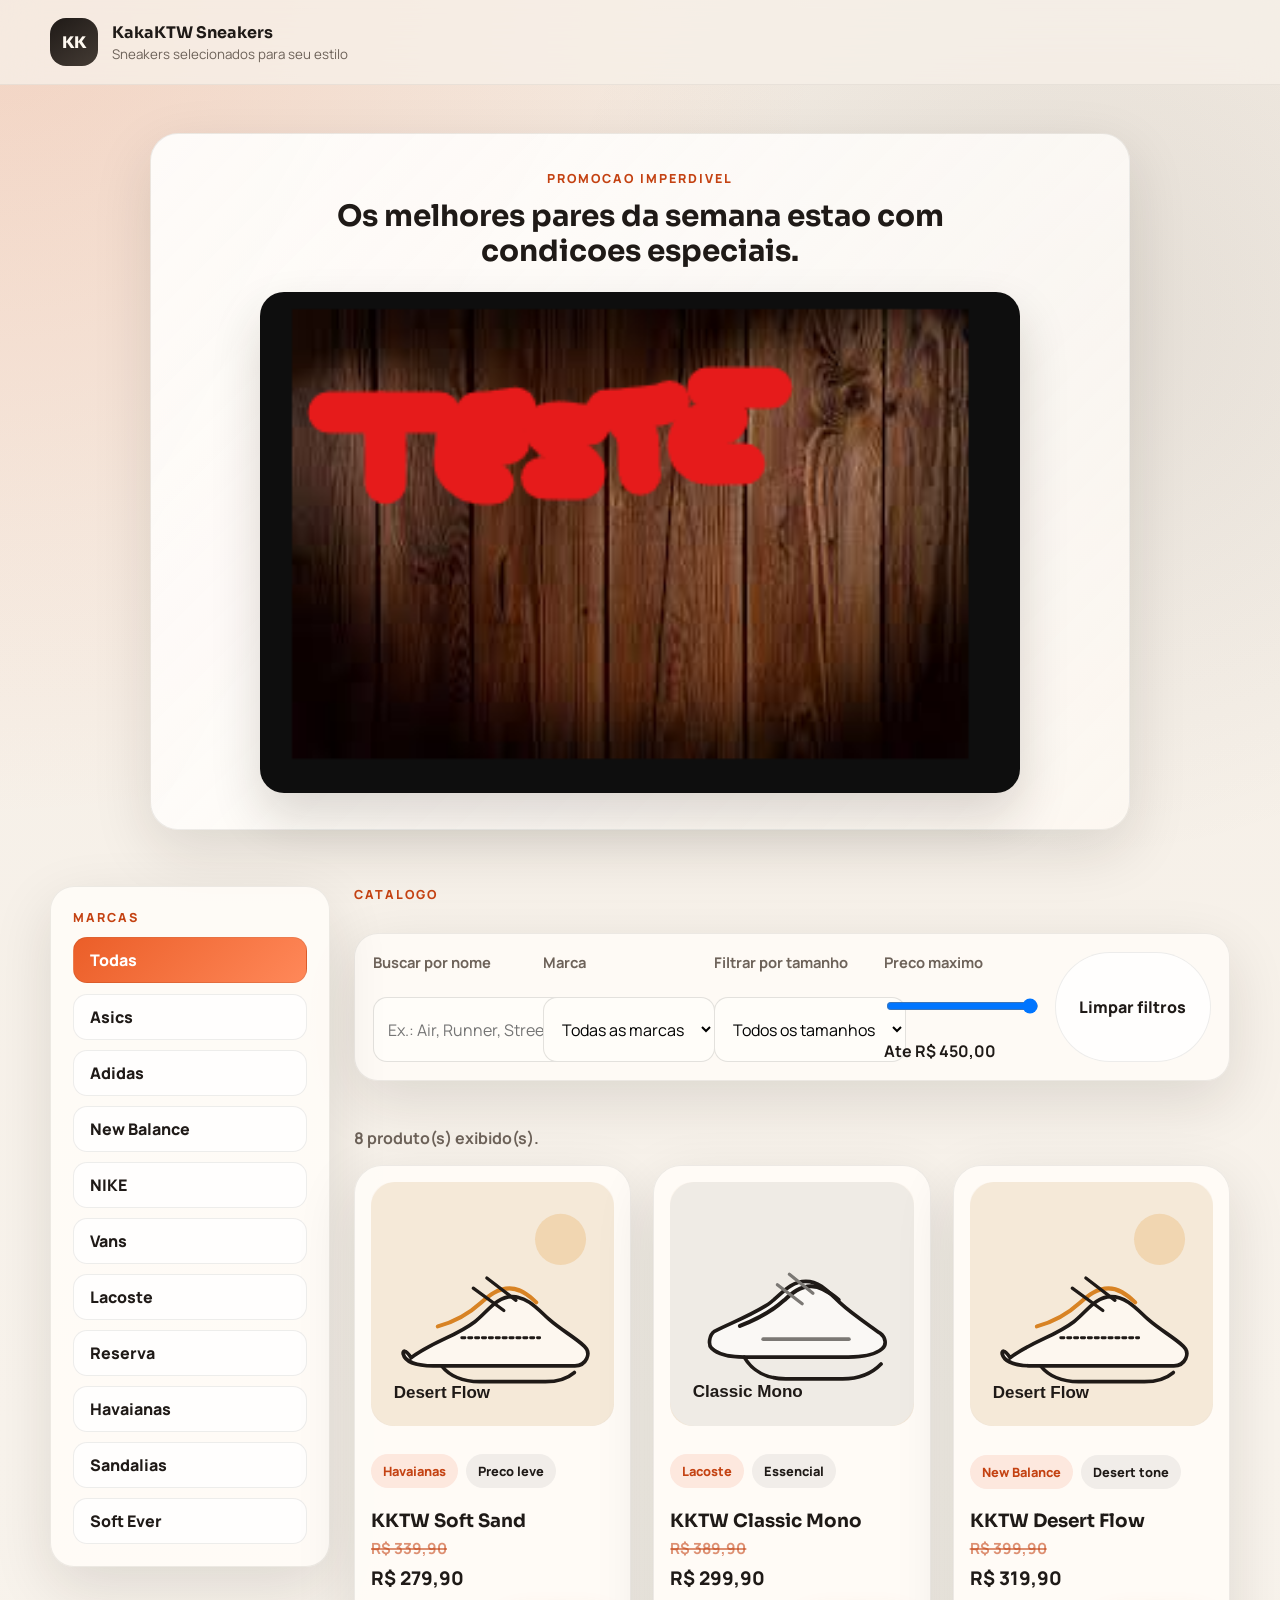
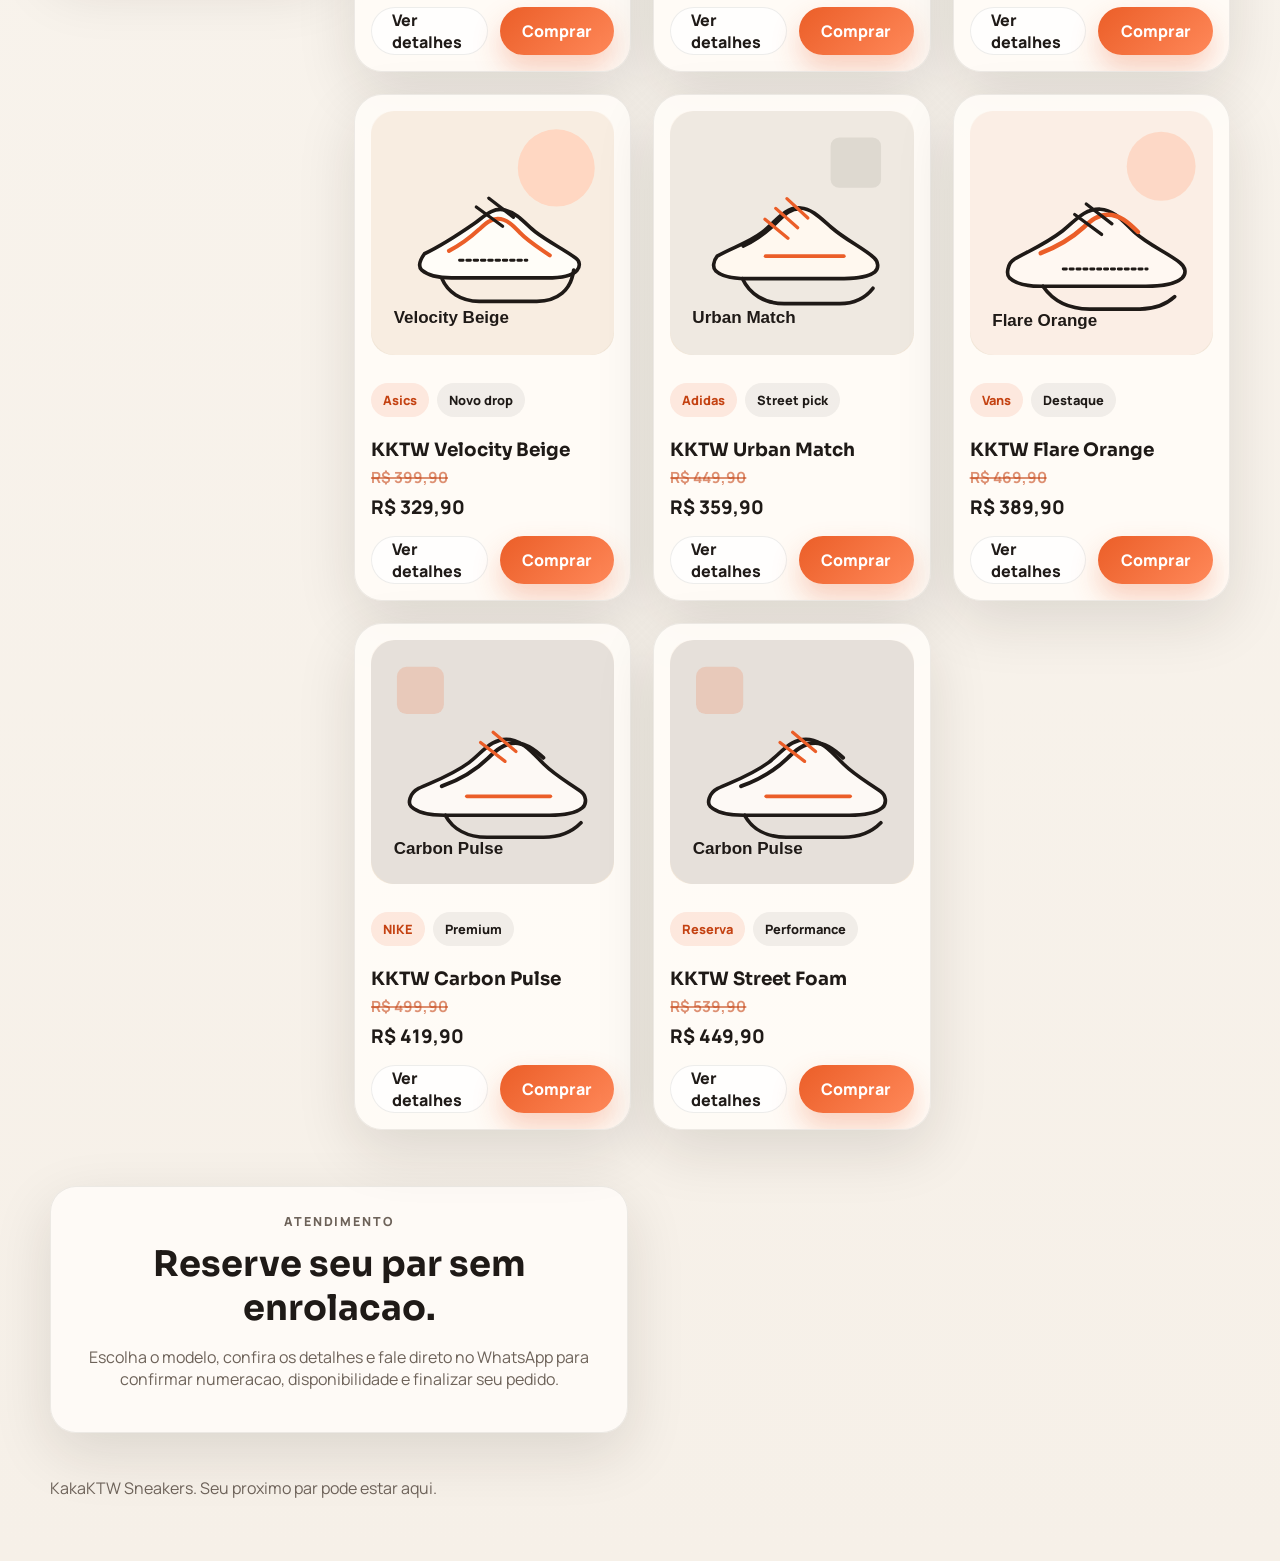
<file: index.html>
<!DOCTYPE html>
<html lang="pt-BR">
  <head>
    <meta charset="UTF-8" />
    <meta name="viewport" content="width=device-width, initial-scale=1.0" />
    <title>KakaKTW Sneakers</title>
    <meta
      name="description"
      content="Loja de tenis com modelos em destaque e atendimento direto pelo WhatsApp."
    />
    <link rel="preconnect" href="https://fonts.googleapis.com" />
    <link rel="preconnect" href="https://fonts.gstatic.com" crossorigin />
    <link
      href="https://fonts.googleapis.com/css2?family=Manrope:wght@400;500;700;800&family=Sora:wght@500;600;700;800&display=swap"
      rel="stylesheet"
    />
    <link rel="stylesheet" href="style.css" />
  </head>
  <body data-whatsapp-number="5511999999999">
    <div class="page-shell">
      <header class="site-header">
        <div class="container nav-bar">
          <a class="brand" href="#top" aria-label="Ir para o topo">
            <span class="brand-mark">KK</span>
            <span class="brand-text">
              <strong>KakaKTW Sneakers</strong>
              <small>Sneakers selecionados para seu estilo</small>
            </span>
          </a>
        </div>
      </header>

      <main id="top">
        <section class="hero-section">
          <div class="container hero-grid">
            <div class="hero-copy">
              <p class="eyebrow">Promocao imperdivel</p>
              <p class="hero-promo">Os melhores pares da semana estao com condicoes especiais.</p>
              <div class="hero-media">
                <img
                  src="imagem_capa/image.png"
                  alt="Banner promocional da KakaKTW Sneakers"
                  class="hero-image"
                />
              </div>
            </div>
          </div>
        </section>

        <section class="catalog-shell-section" id="catalogo">
          <div class="container shop-layout">
            <aside class="brand-sidebar" aria-label="Marcas disponiveis">
              <div class="brand-sidebar-card">
                <p class="eyebrow">Marcas</p>
                <div class="brand-list">
                  <button type="button" class="brand-chip is-active" data-brand="">Todas</button>
                  <button type="button" class="brand-chip" data-brand="Asics">Asics</button>
                  <button type="button" class="brand-chip" data-brand="Adidas">Adidas</button>
                  <button type="button" class="brand-chip" data-brand="New Balance">New Balance</button>
                  <button type="button" class="brand-chip" data-brand="NIKE">NIKE</button>
                  <button type="button" class="brand-chip" data-brand="Vans">Vans</button>
                  <button type="button" class="brand-chip" data-brand="Lacoste">Lacoste</button>
                  <button type="button" class="brand-chip" data-brand="Reserva">Reserva</button>
                  <button type="button" class="brand-chip" data-brand="Havaianas">Havaianas</button>
                  <button type="button" class="brand-chip" data-brand="Sandalias">Sandalias</button>
                  <button type="button" class="brand-chip" data-brand="Soft Ever">Soft Ever</button>
                </div>
              </div>
            </aside>

            <div class="catalog-main">
              <div class="filters-wrap">
                <div class="section-heading">
                  <p class="eyebrow">Catalogo</p>
                </div>

                <form class="filters-panel" id="filters-form">
                  <label class="field-group">
                    <span>Buscar por nome</span>
                    <input
                      type="search"
                      id="search-input"
                      placeholder="Ex.: Air, Runner, Street"
                    />
                  </label>

                  <label class="field-group">
                    <span>Marca</span>
                    <select id="brand-filter">
                      <option value="">Todas as marcas</option>
                      <option value="Asics">Asics</option>
                      <option value="Adidas">Adidas</option>
                      <option value="New Balance">New Balance</option>
                      <option value="NIKE">NIKE</option>
                      <option value="Vans">Vans</option>
                      <option value="Lacoste">Lacoste</option>
                      <option value="Reserva">Reserva</option>
                      <option value="Havaianas">Havaianas</option>
                      <option value="Sandalias">Sandalias</option>
                      <option value="Soft Ever">Soft Ever</option>
                    </select>
                  </label>

                  <label class="field-group">
                    <span>Filtrar por tamanho</span>
                    <select id="size-filter">
                      <option value="">Todos os tamanhos</option>
                    </select>
                  </label>

                  <label class="field-group range-group">
                    <span>Preco maximo</span>
                    <input type="range" id="price-filter" min="0" max="1000" step="10" />
                    <strong id="price-value">Ate R$ 1.000</strong>
                  </label>

                  <button type="reset" class="ghost-button" id="reset-filters">
                    Limpar filtros
                  </button>
                </form>
              </div>

              <section class="catalog-section">
                <div id="feedback-message" class="feedback-message" aria-live="polite">
                  Carregando catalogo...
                </div>
                <div class="product-grid" id="product-grid"></div>
              </section>
            </div>
          </div>
        </section>

          <div class="container info-grid">
            <article class="info-card">
              <p class="eyebrow">Atendimento</p>
              <h3>Reserve seu par sem enrolacao.</h3>
              <p>
                Escolha o modelo, confira os detalhes e fale direto no WhatsApp para
                confirmar numeracao, disponibilidade e finalizar seu pedido.
              </p>
            </article>
          </div>
        
      </main>

      <footer class="site-footer">
        <div class="container footer-content">
          <p>KakaKTW Sneakers. Seu proximo par pode estar aqui.</p>
        </div>
      </footer>
    </div>

    <script src="script.js" defer></script>
  </body>
</html>
</file>
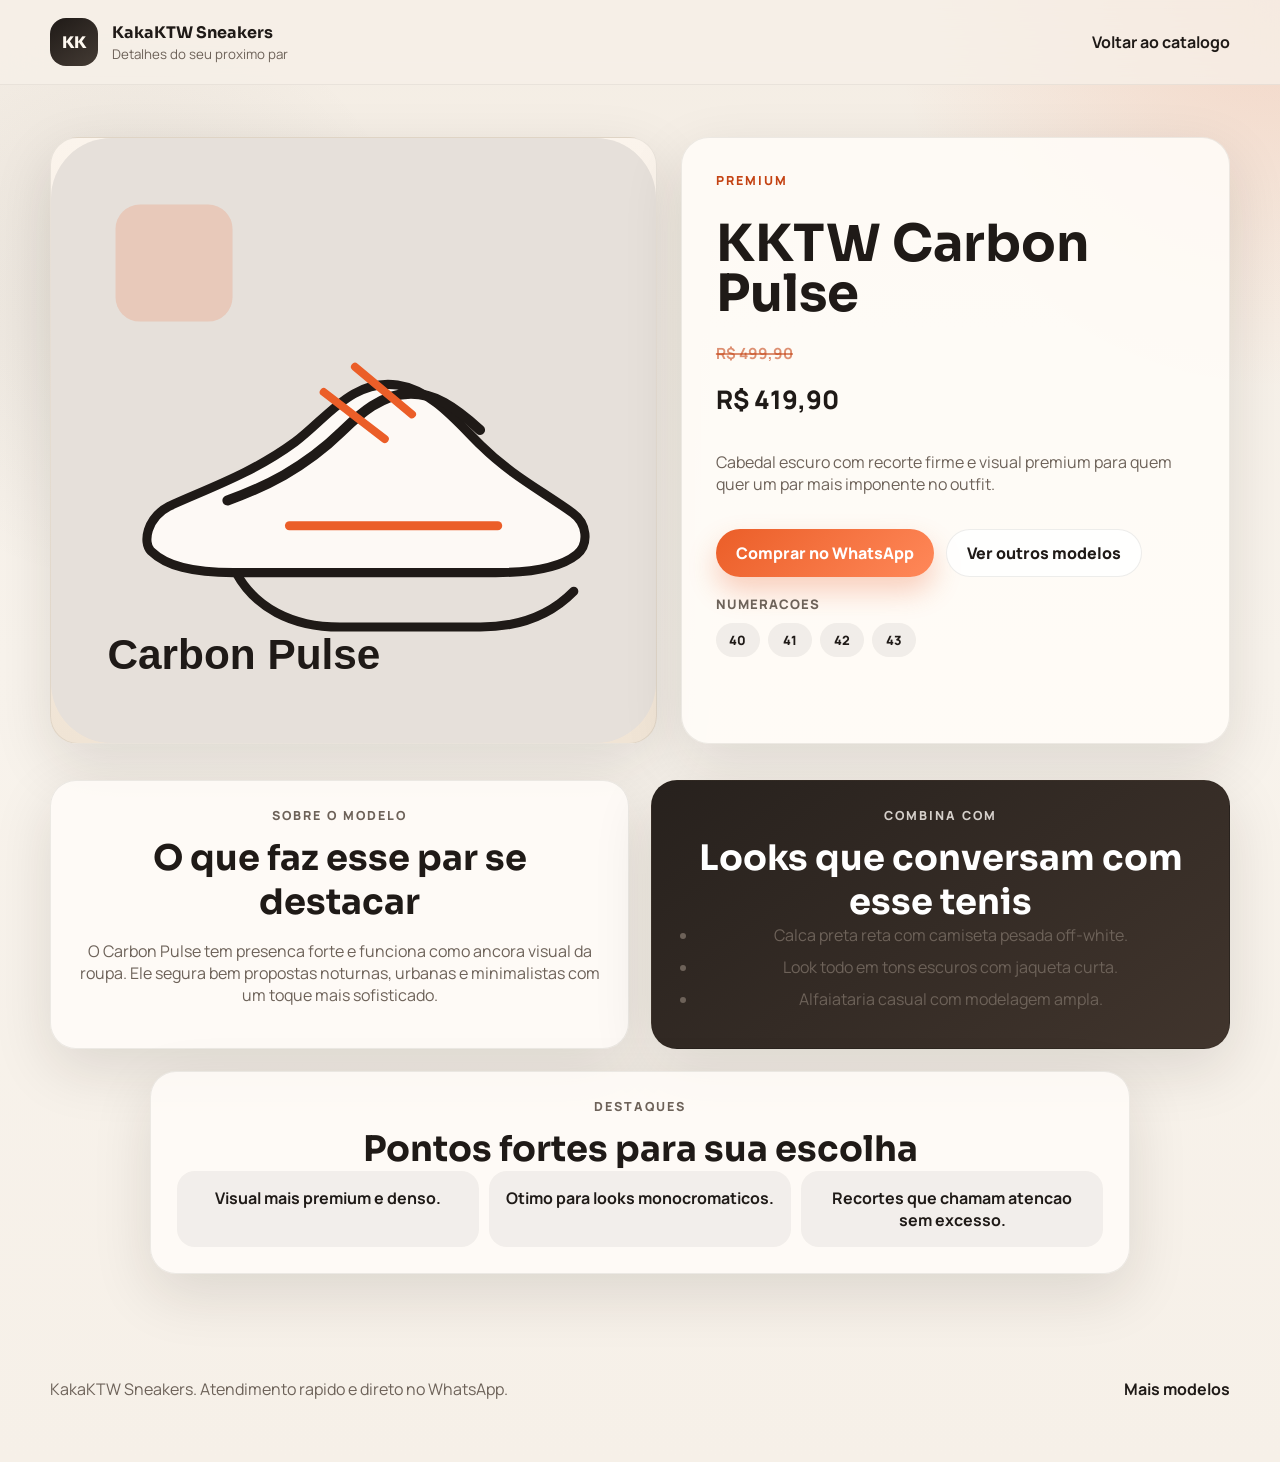
<file: products/kktw-carbon-pulse.html>
<!DOCTYPE html>
<html lang="pt-BR">
  <head>
    <meta charset="UTF-8" />
    <meta http-equiv="refresh" content="0; url=../product.html?id=kktw-runner-04" />
    <script>
      window.location.replace("../product.html?id=kktw-runner-04");
    </script>
    <title>KKTW Carbon Pulse</title>
  </head>
  <body data-product-id="kktw-runner-04"></body>
</html>
</file>
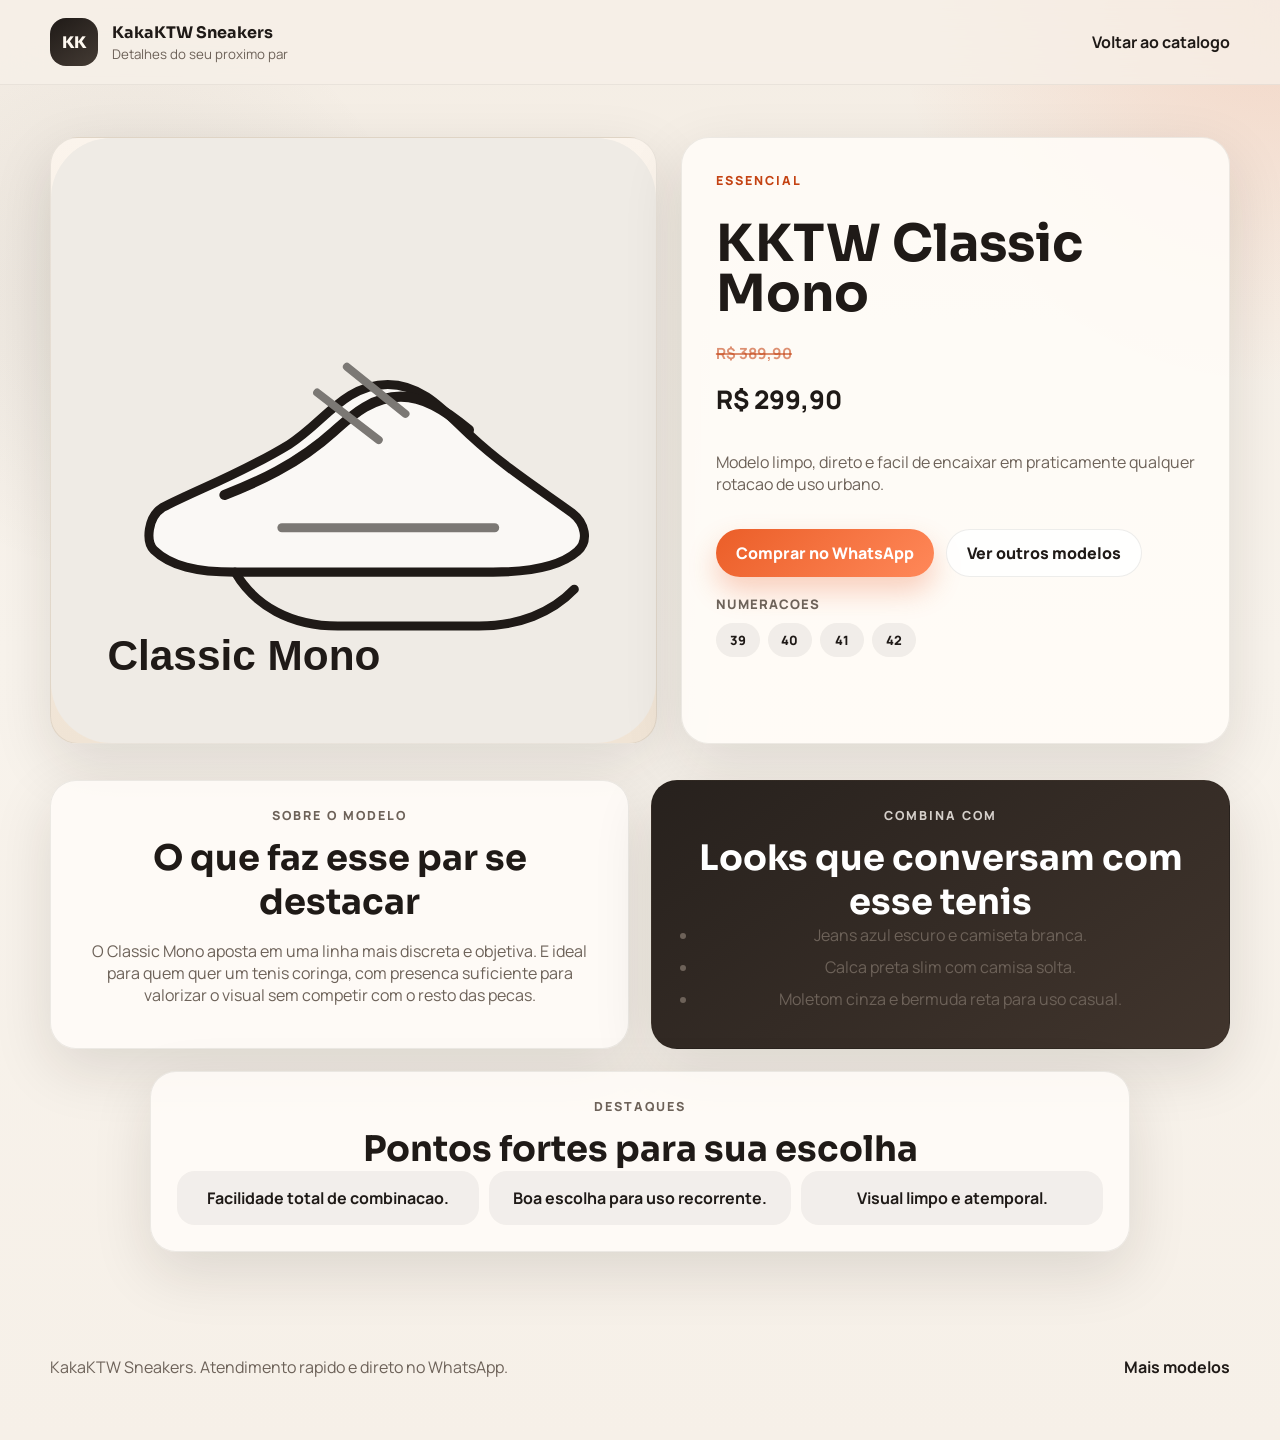
<file: products/kktw-classic-mono.html>
<!DOCTYPE html>
<html lang="pt-BR">
  <head>
    <meta charset="UTF-8" />
    <meta http-equiv="refresh" content="0; url=../product.html?id=kktw-runner-06" />
    <script>
      window.location.replace("../product.html?id=kktw-runner-06");
    </script>
    <title>KKTW Classic Mono</title>
  </head>
  <body data-product-id="kktw-runner-06"></body>
</html>
</file>
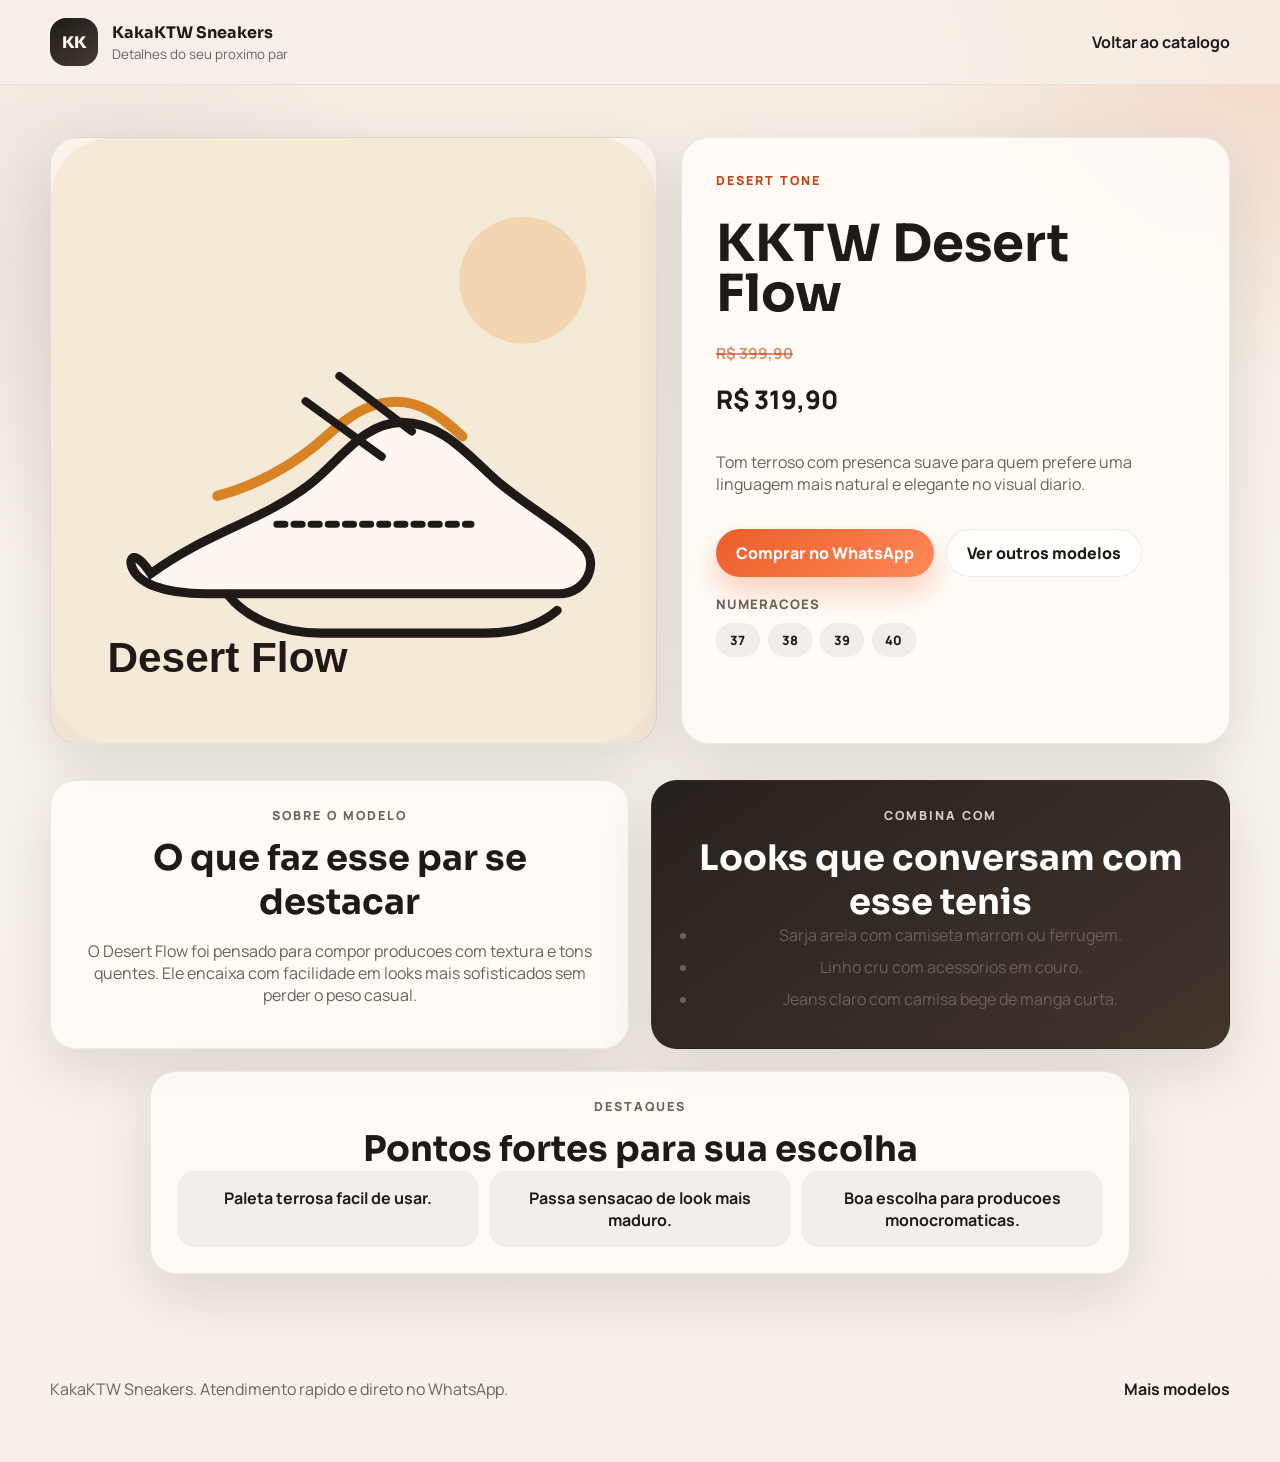
<file: products/kktw-desert-flow.html>
<!DOCTYPE html>
<html lang="pt-BR">
  <head>
    <meta charset="UTF-8" />
    <meta http-equiv="refresh" content="0; url=../product.html?id=kktw-runner-03" />
    <script>
      window.location.replace("../product.html?id=kktw-runner-03");
    </script>
    <title>KKTW Desert Flow</title>
  </head>
  <body data-product-id="kktw-runner-03"></body>
</html>
</file>
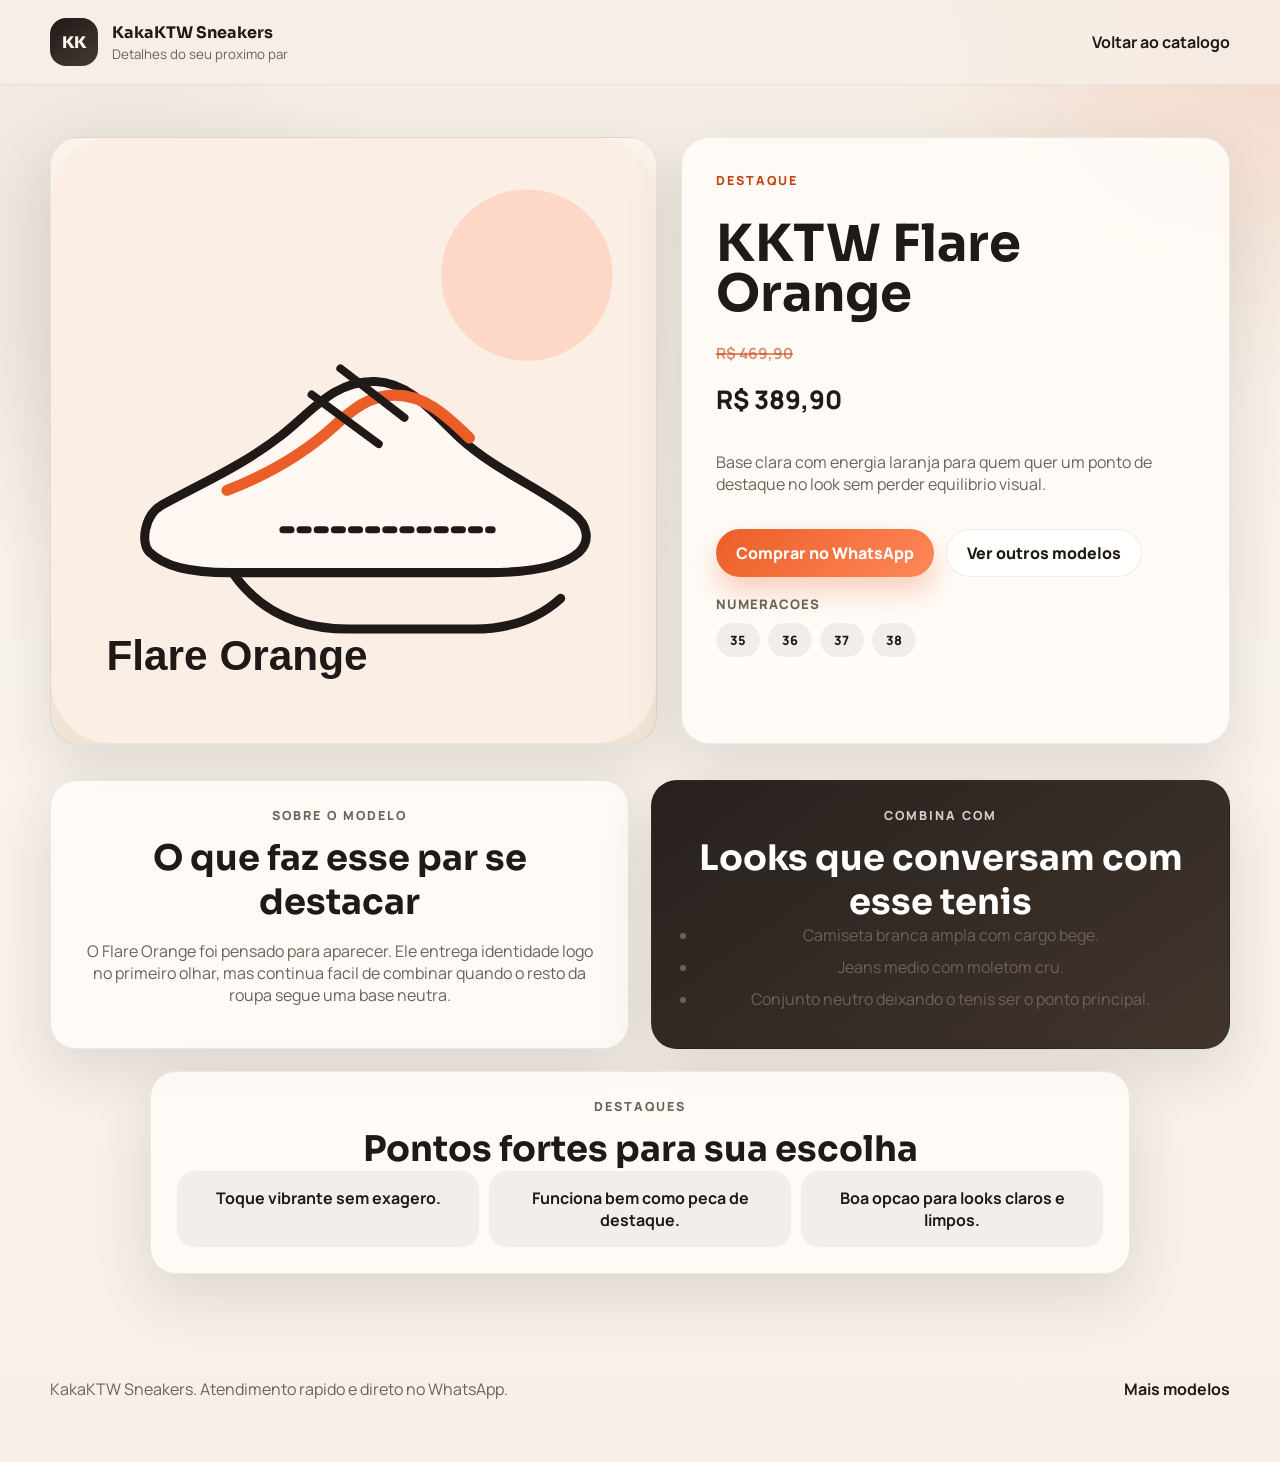
<file: products/kktw-flare-orange.html>
<!DOCTYPE html>
<html lang="pt-BR">
  <head>
    <meta charset="UTF-8" />
    <meta http-equiv="refresh" content="0; url=../product.html?id=kktw-runner-05" />
    <script>
      window.location.replace("../product.html?id=kktw-runner-05");
    </script>
    <title>KKTW Flare Orange</title>
  </head>
  <body data-product-id="kktw-runner-05"></body>
</html>
</file>
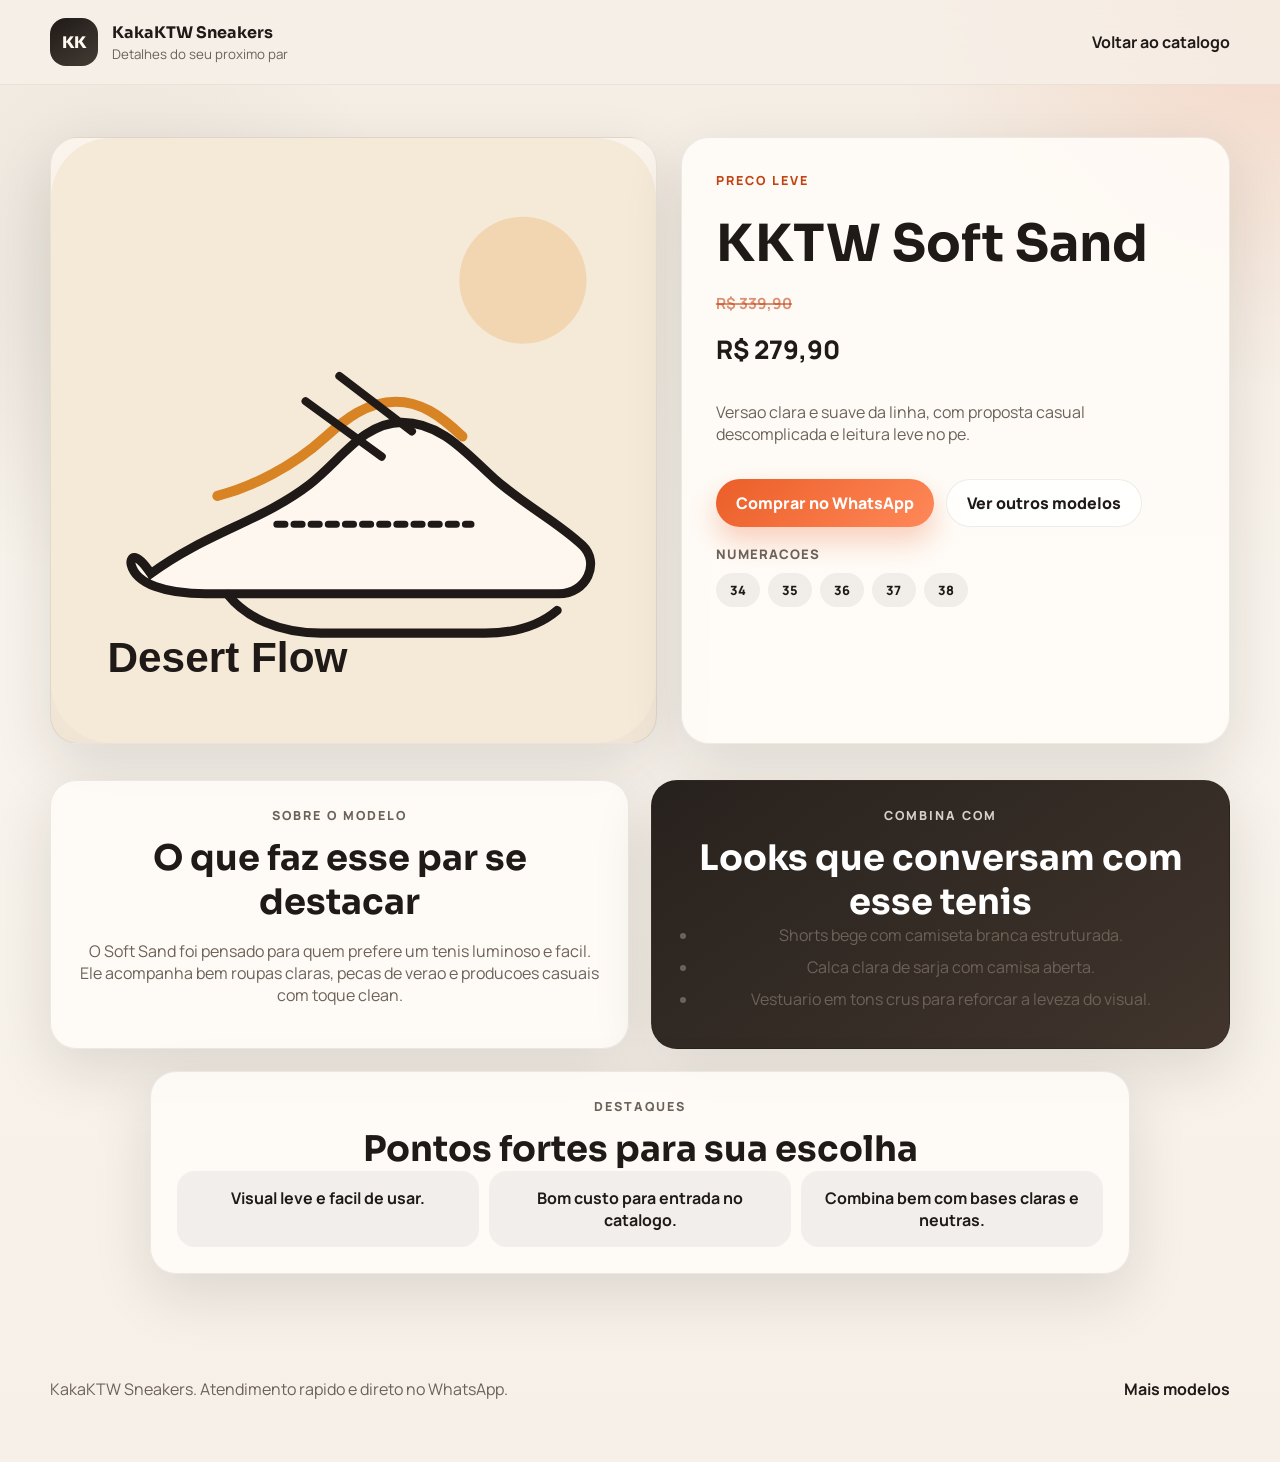
<file: products/kktw-soft-sand.html>
<!DOCTYPE html>
<html lang="pt-BR">
  <head>
    <meta charset="UTF-8" />
    <meta http-equiv="refresh" content="0; url=../product.html?id=kktw-runner-08" />
    <script>
      window.location.replace("../product.html?id=kktw-runner-08");
    </script>
    <title>KKTW Soft Sand</title>
  </head>
  <body data-product-id="kktw-runner-08"></body>
</html>
</file>
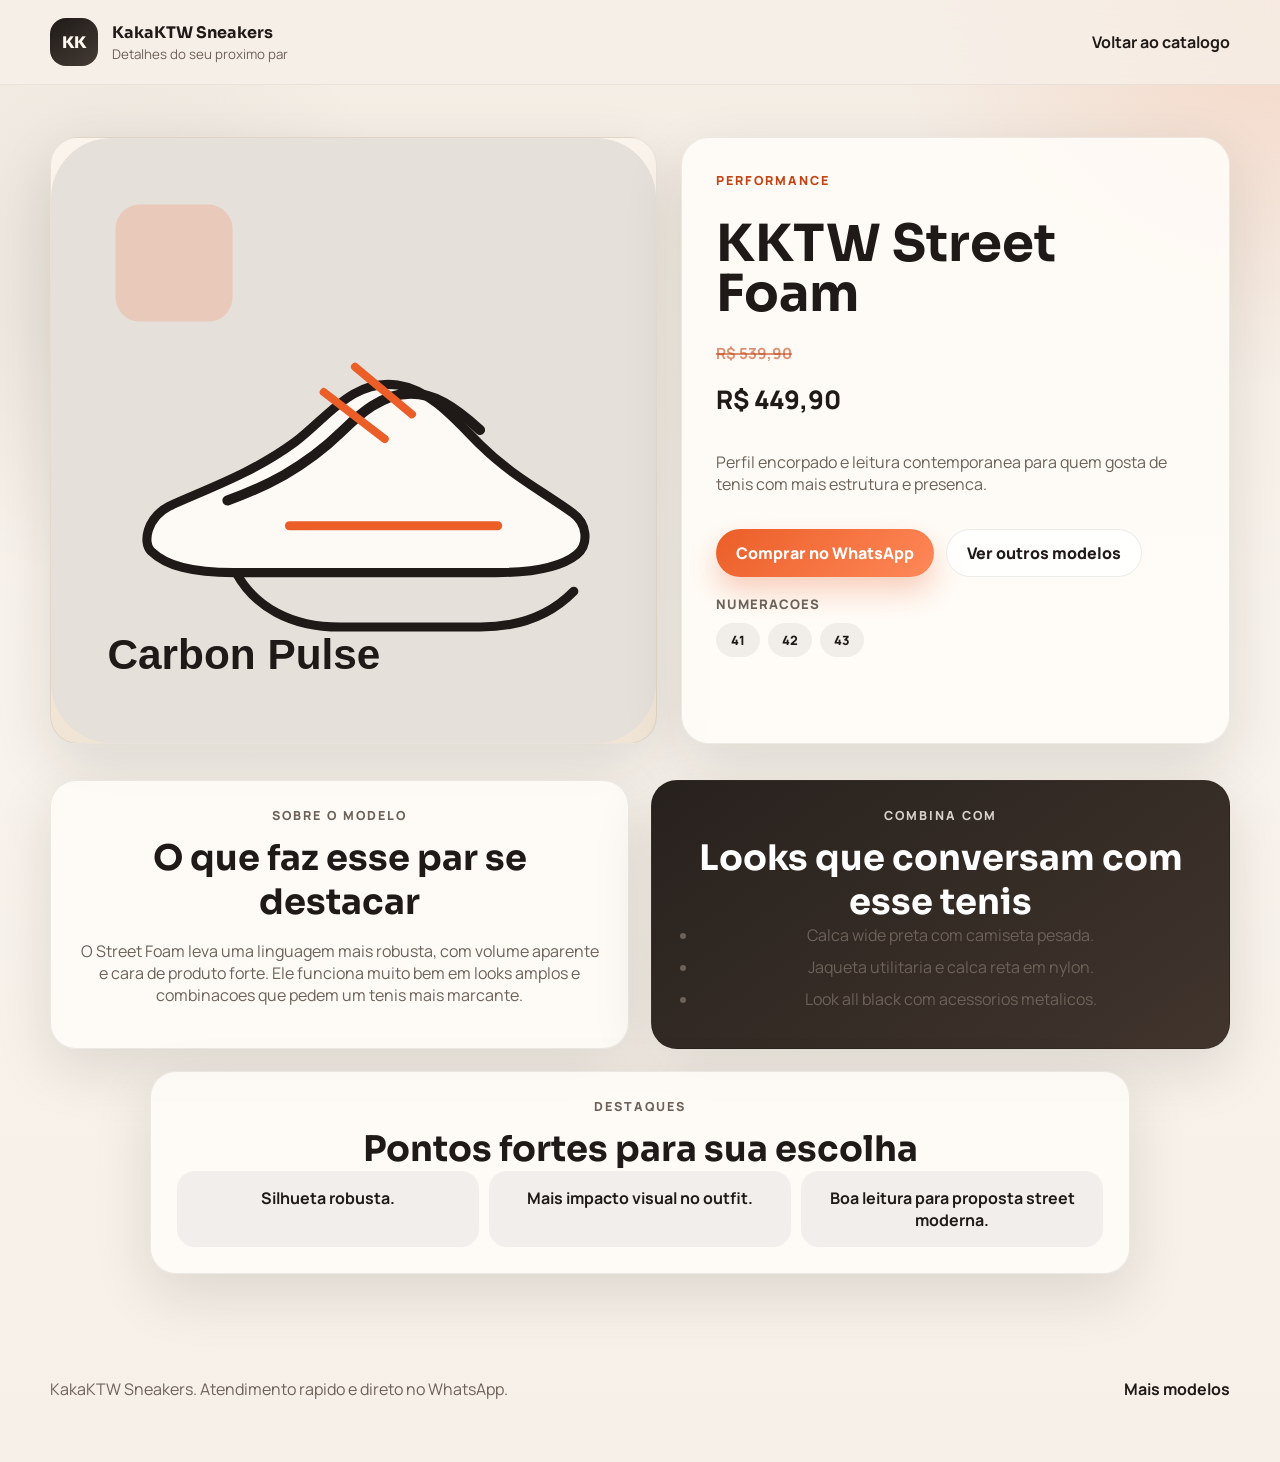
<file: products/kktw-street-foam.html>
<!DOCTYPE html>
<html lang="pt-BR">
  <head>
    <meta charset="UTF-8" />
    <meta http-equiv="refresh" content="0; url=../product.html?id=kktw-runner-07" />
    <script>
      window.location.replace("../product.html?id=kktw-runner-07");
    </script>
    <title>KKTW Street Foam</title>
  </head>
  <body data-product-id="kktw-runner-07"></body>
</html>
</file>
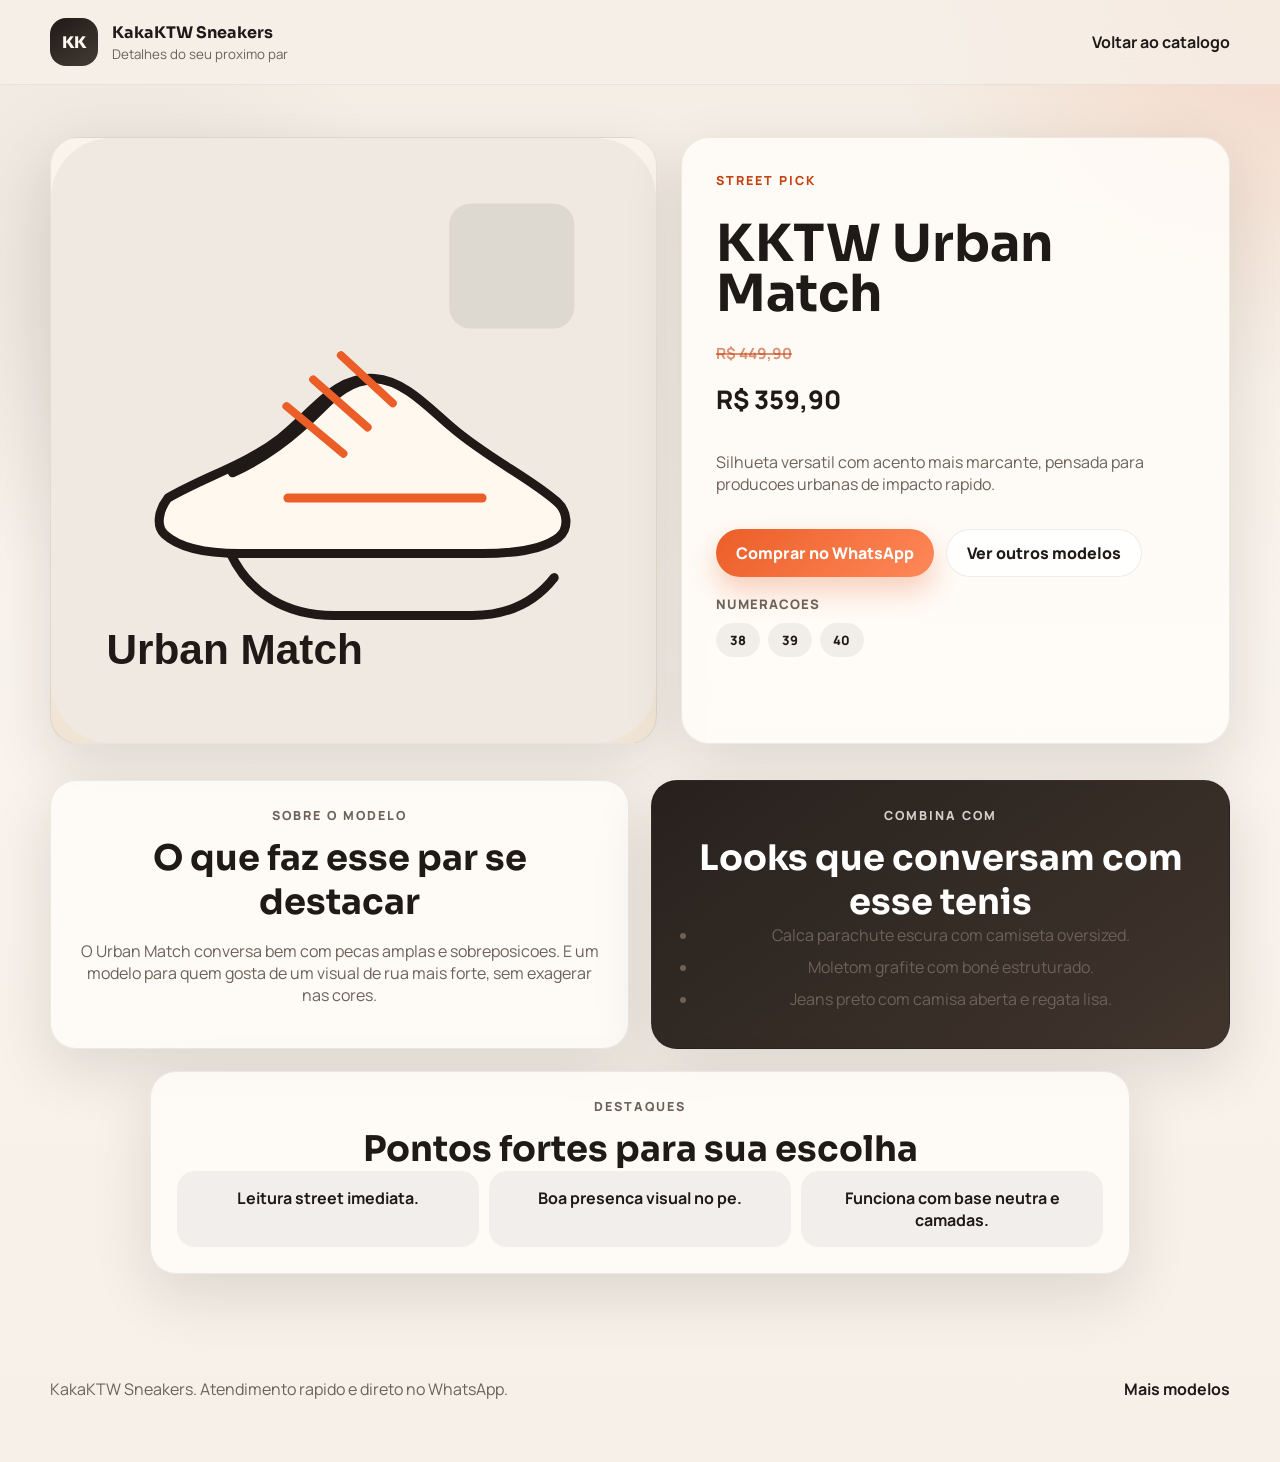
<file: products/kktw-urban-match.html>
<!DOCTYPE html>
<html lang="pt-BR">
  <head>
    <meta charset="UTF-8" />
    <meta http-equiv="refresh" content="0; url=../product.html?id=kktw-runner-02" />
    <script>
      window.location.replace("../product.html?id=kktw-runner-02");
    </script>
    <title>KKTW Urban Match</title>
  </head>
  <body data-product-id="kktw-runner-02"></body>
</html>
</file>
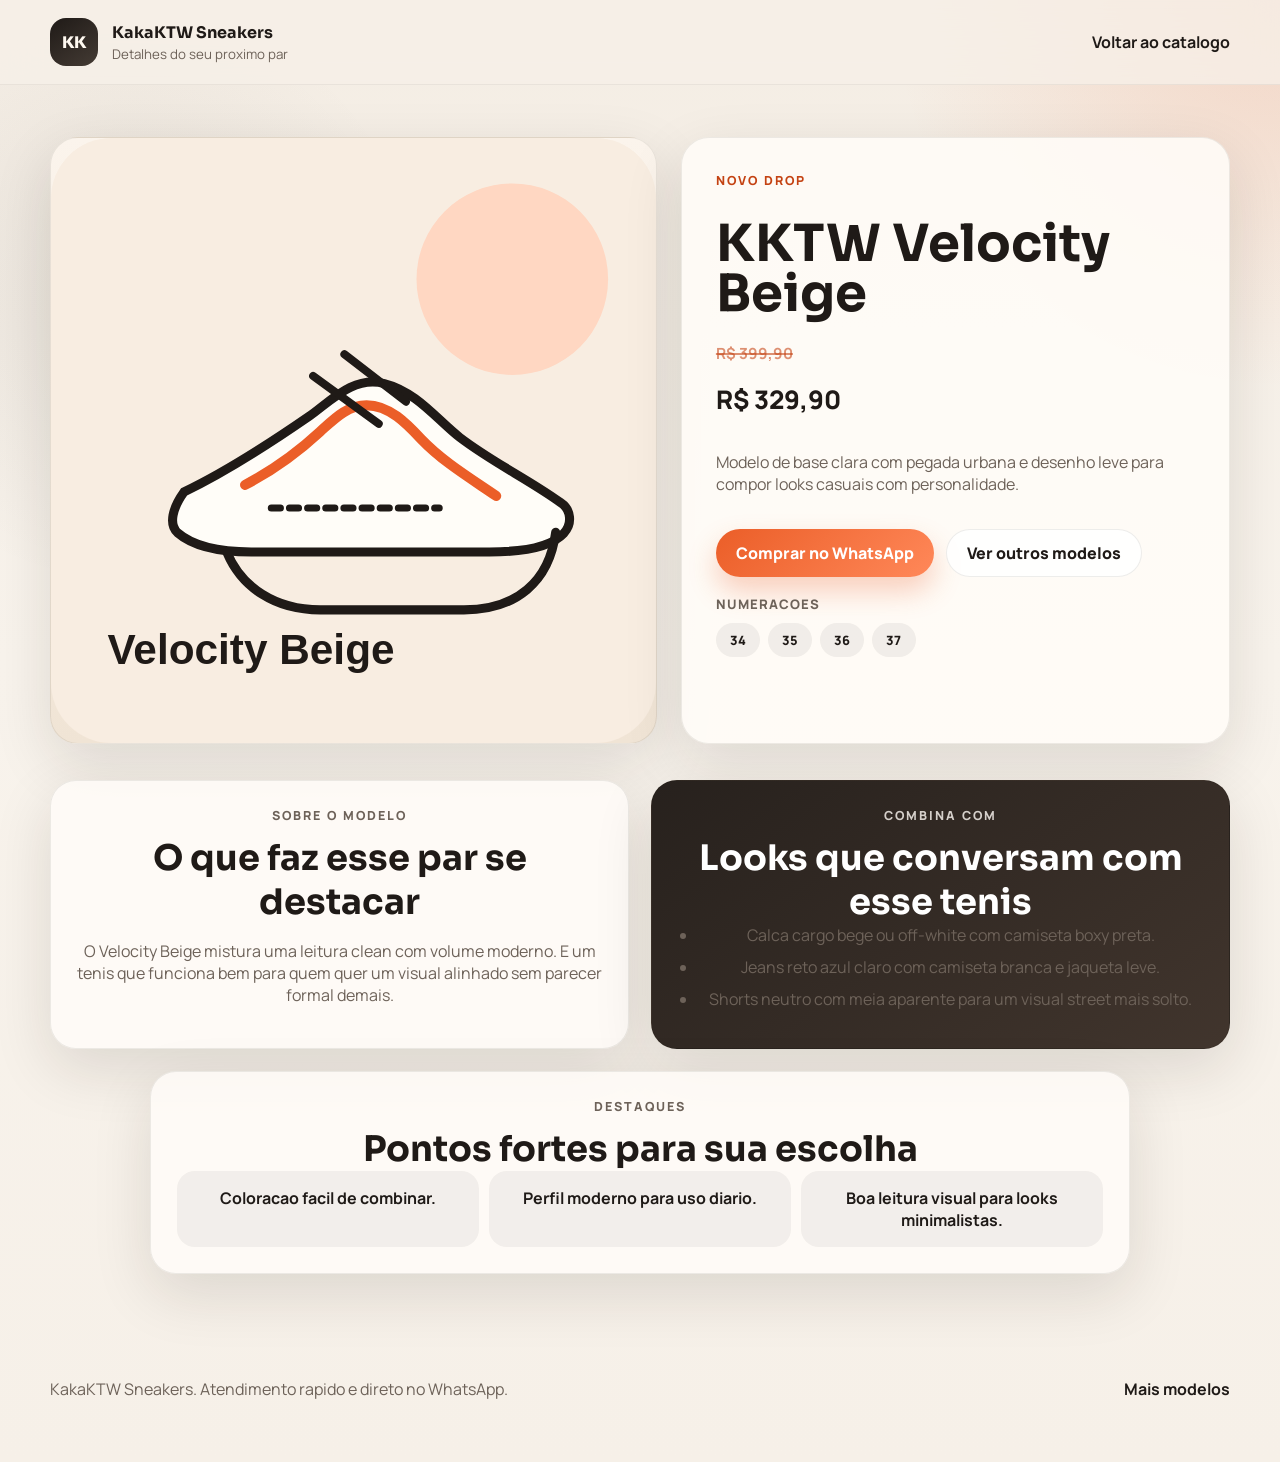
<file: products/kktw-velocity-beige.html>
<!DOCTYPE html>
<html lang="pt-BR">
  <head>
    <meta charset="UTF-8" />
    <meta http-equiv="refresh" content="0; url=../product.html?id=kktw-runner-01" />
    <script>
      window.location.replace("../product.html?id=kktw-runner-01");
    </script>
    <title>KKTW Velocity Beige</title>
  </head>
  <body data-product-id="kktw-runner-01"></body>
</html>
</file>
<file: style.css>
:root {
  --bg: #f6f0e8;
  --bg-soft: #fffaf4;
  --surface: rgba(255, 250, 244, 0.88);
  --surface-strong: #fffdf8;
  --ink: #1f1a17;
  --muted: #6d6259;
  --line: rgba(31, 26, 23, 0.08);
  --accent: #eb5e28;
  --accent-deep: #c44212;
  --success: #18794e;
  --shadow: 0 20px 60px rgba(36, 23, 15, 0.12);
  --radius-lg: 28px;
  --radius-md: 18px;
  --radius-sm: 12px;
  --container: min(1180px, calc(100vw - 32px));
}

* {
  box-sizing: border-box;
}

html {
  scroll-behavior: smooth;
}

body {
  margin: 0;
  color: var(--ink);
  background:
    radial-gradient(circle at top left, rgba(235, 94, 40, 0.18), transparent 24%),
    radial-gradient(circle at 85% 10%, rgba(31, 26, 23, 0.08), transparent 18%),
    linear-gradient(180deg, #f4ede4 0%, #f8f3ec 45%, #f6f0e8 100%);
  font-family: "Manrope", sans-serif;
}

img {
  display: block;
  max-width: 100%;
}

button,
input,
select {
  font: inherit;
}

a {
  color: inherit;
  text-decoration: none;
}

.page-shell {
  min-height: 100vh;
}

.container {
  width: var(--container);
  margin: 0 auto;
}

.site-header {
  position: sticky;
  top: 0;
  z-index: 10;
  backdrop-filter: blur(18px);
  background: rgba(246, 240, 232, 0.78);
  border-bottom: 1px solid rgba(31, 26, 23, 0.06);
}

.nav-bar,
.footer-content {
  display: flex;
  align-items: center;
  justify-content: space-between;
  gap: 16px;
  padding: 18px 0;
}

.brand {
  display: inline-flex;
  align-items: center;
  gap: 14px;
}

.brand-mark {
  display: grid;
  place-items: center;
  width: 48px;
  height: 48px;
  border-radius: 16px;
  background: linear-gradient(145deg, var(--ink), #443b34);
  color: #fff9f1;
  font-family: "Sora", sans-serif;
  font-weight: 800;
}

.brand-text {
  display: grid;
  gap: 2px;
}

.brand-text strong,
.section-heading h2,
.hero-copy h1,
.info-card h3 {
  font-family: "Sora", sans-serif;
}

.brand-text small,
.hero-text,
.field-group span,
.feedback-message,
.info-card p,
.site-footer p {
  color: var(--muted);
}

.header-link,
.ghost-button,
.primary-button,
.secondary-button,
.buy-button {
  transition: transform 180ms ease, box-shadow 180ms ease, background 180ms ease;
}

.header-link {
  font-weight: 700;
}

.header-link:hover,
.primary-button:hover,
.secondary-button:hover,
.ghost-button:hover,
.buy-button:hover {
  transform: translateY(-1px);
}

.hero-section {
  padding: 48px 0 28px;
}

.hero-grid,
.info-grid {
  display: grid;
  gap: 24px;
}

.hero-grid {
  grid-template-columns: 1fr;
  align-items: stretch;
}

.hero-copy,
.hero-panel,
.filters-panel,
.info-card,
.product-card,
.product-visual-card,
.product-copy-card {
  border: 1px solid var(--line);
  box-shadow: var(--shadow);
}

.hero-copy {
  width: min(980px, 100%);
  margin: 0 auto;
  padding: 36px;
  text-align: center;
  border-radius: var(--radius-lg);
  background:
    linear-gradient(135deg, rgba(255, 255, 255, 0.9), rgba(255, 250, 244, 0.74)),
    linear-gradient(120deg, rgba(235, 94, 40, 0.08), transparent 35%);
}

.hero-media {
  display: flex;
  justify-content: center;
  margin-top: 22px;
}

.hero-image {
  width: min(100%, 760px);
  height: auto;
  object-fit: contain;
  border-radius: 24px;
  box-shadow: 0 24px 50px rgba(36, 23, 15, 0.16);
}

.eyebrow {
  margin: 0 0 12px;
  text-transform: uppercase;
  letter-spacing: 0.16em;
  font-size: 0.78rem;
  font-weight: 800;
  color: var(--accent-deep);
}

.hero-promo {
  margin: 0 auto;
  max-width: 34ch;
  color: var(--ink);
  font-family: "Sora", sans-serif;
  font-size: clamp(1.2rem, 2.3vw, 2rem);
  font-weight: 700;
  line-height: 1.2;
}

.hero-copy h1 {
  margin: 0;
  max-width: 11ch;
  margin-left: auto;
  margin-right: auto;
  font-size: clamp(2.5rem, 6vw, 4.9rem);
  line-height: 0.96;
}

.hero-text {
  margin: 18px 0 0;
  max-width: 58ch;
  margin-left: auto;
  margin-right: auto;
  font-size: 1.02rem;
  line-height: 1.7;
}

.hero-points {
  display: flex;
  flex-wrap: wrap;
  justify-content: center;
  gap: 10px;
  margin-top: 24px;
}

.hero-point {
  display: inline-flex;
  align-items: center;
  justify-content: center;
  min-height: 38px;
  padding: 0 14px;
  border: 1px solid rgba(31, 26, 23, 0.08);
  border-radius: 999px;
  background: rgba(255, 255, 255, 0.82);
  color: var(--ink);
  font-size: 0.9rem;
  font-weight: 800;
}

.primary-button,
.secondary-button,
.ghost-button,
.buy-button {
  display: inline-flex;
  align-items: center;
  justify-content: center;
  min-height: 48px;
  padding: 0 20px;
  border-radius: 999px;
  border: 0;
  cursor: pointer;
  font-weight: 800;
}

.primary-button,
.buy-button {
  background: linear-gradient(135deg, var(--accent), #ff8859);
  color: #fff;
  box-shadow: 0 14px 28px rgba(235, 94, 40, 0.28);
}

.secondary-button,
.ghost-button {
  background: rgba(255, 255, 255, 0.82);
  color: var(--ink);
  border: 1px solid rgba(31, 26, 23, 0.08);
}


.filters-section,
.catalog-section,
.info-section {
  padding: 28px 0;
}

.catalog-shell-section {
  padding: 28px 0;
}

.shop-layout {
  display: grid;
  grid-template-columns: 280px minmax(0, 1fr);
  gap: 24px;
  align-items: start;
}

.brand-sidebar {
  position: sticky;
  top: 96px;
}

.brand-sidebar-card {
  padding: 22px;
  border: 1px solid var(--line);
  border-radius: 24px;
  background: rgba(255, 252, 248, 0.88);
  box-shadow: var(--shadow);
}

.brand-list {
  display: grid;
  gap: 10px;
}

.brand-chip {
  width: 100%;
  min-height: 46px;
  padding: 0 16px;
  border: 1px solid rgba(31, 26, 23, 0.08);
  border-radius: 14px;
  background: rgba(255, 255, 255, 0.82);
  color: var(--ink);
  text-align: left;
  cursor: pointer;
  font-weight: 800;
  transition: transform 180ms ease, background 180ms ease, color 180ms ease;
}

.brand-chip:hover,
.brand-chip.is-active {
  background: linear-gradient(135deg, var(--accent), #ff8859);
  color: #fff;
  transform: translateY(-1px);
}

.catalog-main {
  display: grid;
  gap: 18px;
}

.filters-wrap {
  display: grid;
  gap: 18px;
}

.section-heading h2,
.info-card h3 {
  margin: 0;
  font-size: clamp(1.5rem, 3vw, 2.2rem);
}

.filters-panel {
  display: grid;
  grid-template-columns: repeat(5, minmax(0, 1fr));
  gap: 14px;
  padding: 18px;
  border-radius: 24px;
  background: rgba(255, 252, 248, 0.82);
}

.field-group {
  display: grid;
  gap: 8px;
}

.field-group span {
  font-size: 0.92rem;
  font-weight: 700;
}

.field-group input,
.field-group select {
  min-height: 48px;
  padding: 0 14px;
  border: 1px solid rgba(31, 26, 23, 0.12);
  border-radius: 14px;
  background: #fffdf9;
}

.range-group input {
  padding: 0;
}

.feedback-message {
  margin-bottom: 16px;
  font-weight: 700;
}

.product-grid {
  display: grid;
  grid-template-columns: repeat(auto-fit, minmax(260px, 1fr));
  gap: 22px;
}

.product-card {
  position: relative;
  overflow: hidden;
  display: grid;
  gap: 16px;
  padding: 16px;
  border-radius: 28px;
  background: rgba(255, 252, 248, 0.9);
}

.product-image-wrap {
  position: relative;
  overflow: hidden;
  aspect-ratio: 1 / 1;
  border-radius: 22px;
  background: linear-gradient(180deg, #fbf4ec, #f0e4d5);
}

.product-image {
  width: 100%;
  height: 100%;
  object-fit: cover;
}

.product-meta {
  display: flex;
  align-items: flex-start;
  justify-content: space-between;
  gap: 12px;
}

.product-name {
  margin: 0;
  font-family: "Sora", sans-serif;
  font-size: 1.15rem;
}

.product-price {
  margin: 6px 0 0;
  font-size: 1.18rem;
  font-weight: 800;
}

.product-old-price,
.detail-old-price {
  margin: 6px 0 0;
  color: rgba(196, 66, 18, 0.58);
  font-size: 0.96rem;
  font-weight: 700;
  text-decoration: line-through;
  text-decoration-thickness: 2px;
}

.product-tag,
.size-chip {
  display: inline-flex;
  align-items: center;
  justify-content: center;
  border-radius: 999px;
  font-size: 0.8rem;
  font-weight: 800;
}

.product-tag {
  padding: 8px 12px;
  background: rgba(235, 94, 40, 0.12);
  color: var(--accent-deep);
}

.product-badges {
  display: flex;
  flex-wrap: wrap;
  gap: 8px;
  margin-bottom: 8px;
}

.product-tag-muted {
  background: rgba(31, 26, 23, 0.06);
  color: var(--ink);
}

.size-list {
  display: flex;
  flex-wrap: wrap;
  gap: 8px;
}

.size-chip {
  min-width: 44px;
  min-height: 34px;
  padding: 0 10px;
  background: rgba(31, 26, 23, 0.06);
}

.product-actions {
  display: flex;
  align-items: center;
  justify-content: space-between;
  gap: 12px;
}

.product-actions > * {
  flex: 1;
}

.product-page-shell {
  background:
    radial-gradient(circle at top right, rgba(235, 94, 40, 0.16), transparent 20%),
    radial-gradient(circle at 10% 20%, rgba(31, 26, 23, 0.07), transparent 18%),
    linear-gradient(180deg, #f4ede4 0%, #f8f3ec 45%, #f6f0e8 100%);
}

.product-main {
  padding: 34px 0 42px;
}

.product-layout {
  display: grid;
  grid-template-columns: 1.05fr 0.95fr;
  gap: 24px;
  align-items: stretch;
}

.product-hero-section,
.detail-content-section {
  padding: 18px 0;
}

.product-visual-card,
.product-copy-card {
  border-radius: 28px;
  background: rgba(255, 252, 248, 0.88);
}

.product-visual-card {
  overflow: hidden;
  min-height: 520px;
  background: linear-gradient(180deg, #fbf4ec, #f0e4d5);
}

.detail-image {
  width: 100%;
  height: 100%;
  object-fit: cover;
}

.product-copy-card {
  display: grid;
  align-content: start;
  gap: 18px;
  padding: 34px;
}

.product-copy-card h1 {
  margin: 0;
  font-family: "Sora", sans-serif;
  font-size: clamp(2rem, 4vw, 3.6rem);
  line-height: 0.98;
}

.detail-price {
  margin: 0;
  font-size: 1.6rem;
  font-weight: 800;
}

.detail-description,
.detail-label,
.detail-list li {
  color: var(--muted);
}

.detail-actions {
  display: flex;
  flex-wrap: wrap;
  gap: 12px;
}

.detail-size-block {
  display: grid;
  gap: 10px;
}

.detail-label {
  font-weight: 800;
  letter-spacing: 0.08em;
  text-transform: uppercase;
  font-size: 0.82rem;
}

.detail-grid {
  display: grid;
  grid-template-columns: repeat(2, minmax(0, 1fr));
  gap: 22px;
}

.detail-wide-card {
  grid-column: 1 / -1;
}

.detail-list {
  margin: 0;
  padding-left: 20px;
  display: grid;
  gap: 10px;
}

.detail-highlight-list {
  grid-template-columns: repeat(3, minmax(0, 1fr));
  padding-left: 0;
  list-style: none;
}

.detail-highlight-list li {
  padding: 16px;
  border-radius: 18px;
  background: rgba(31, 26, 23, 0.05);
  color: var(--ink);
  font-weight: 700;
}

.info-grid {
  grid-template-columns: repeat(2, minmax(0, 1fr));
  justify-content: center;
}

.info-card {
  width: min(100%, 980px);
  margin: 0 auto;
  padding: 26px;
  text-align: center;
  border-radius: 26px;
  background: rgba(255, 252, 248, 0.84);
}

.dark-card {
  background: linear-gradient(145deg, #27211d, #41352d);
  color: #fff;
}

.dark-card .eyebrow,
.dark-card p {
  color: rgba(255, 250, 245, 0.8);
}

.site-footer {
  padding: 10px 0 28px;
}

@media (max-width: 980px) {
  .hero-grid,
  .info-grid,
  .filters-panel,
  .shop-layout,
  .product-layout,
  .detail-grid {
    grid-template-columns: 1fr;
  }

  .brand-sidebar {
    position: static;
  }

  .brand-list {
    grid-template-columns: repeat(2, minmax(0, 1fr));
  }

  .hero-copy h1 {
    max-width: 12ch;
  }

  .detail-highlight-list {
    grid-template-columns: 1fr;
  }
}

@media (max-width: 720px) {
  .nav-bar,
  .footer-content,
  .product-actions {
    flex-direction: column;
    align-items: stretch;
  }

  .brand-list,
  .product-badges {
    grid-template-columns: 1fr;
  }

  .hero-points {
    flex-direction: column;
    align-items: stretch;
  }

  .hero-copy,
  .hero-panel,
  .filters-panel,
  .info-card,
  .product-card,
  .product-visual-card,
  .product-copy-card {
    border-radius: 22px;
  }

  .hero-copy {
    padding: 26px;
  }

  .hero-copy h1 {
    max-width: 100%;
    font-size: clamp(2.1rem, 11vw, 3.2rem);
  }

  .section-heading h2,
  .info-card h3 {
    font-size: 1.5rem;
  }

  .product-meta {
    flex-direction: column;
  }

  .product-copy-card {
    padding: 24px;
  }
}
</file>
